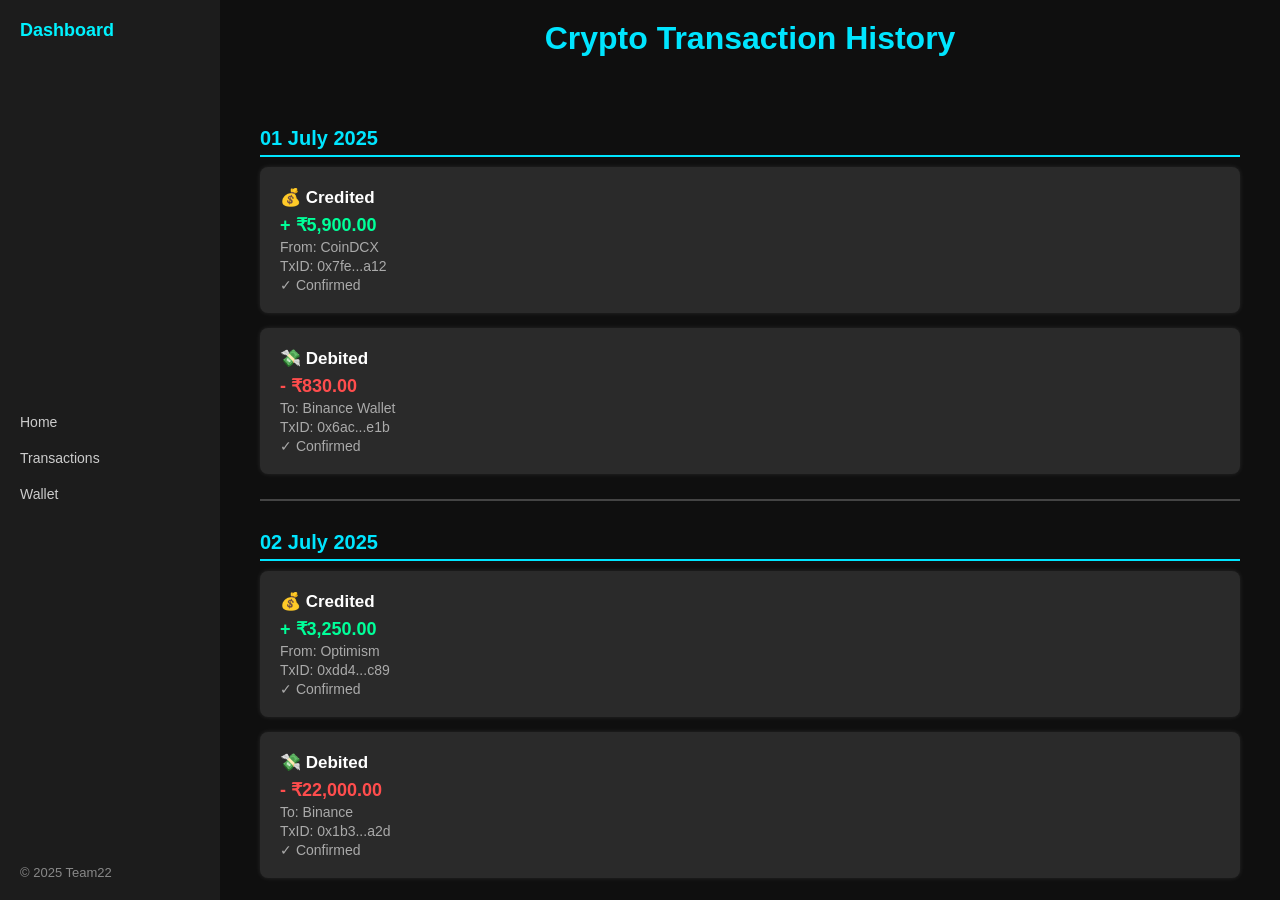
<file: Web Project/index.html>
<!DOCTYPE html>
<html lang="en">
<head>
  <meta charset="UTF-8" />
  <meta name="viewport" content="width=device-width, initial-scale=1.0"/>
  <title>Crypto Transaction History</title>
  <link rel="stylesheet" href="style.css" />
</head>
<body>
  <div class="layout">
    <!-- Sidebar -->
    <aside class="sidebar">
      <h2>Dashboard</h2>
      <nav>
        <a href="#">Home</a>
        <a href="#">Transactions</a>
        <a href="#">Wallet</a>
      </nav>
      <footer>© 2025 Team22</footer>
    </aside>

    <!-- Main Content -->
    <main class="main-content">
      <header>
        <h1>Crypto Transaction History</h1>
      </header>
      <section class="history-container">
        <div class="transaction-date">01 July 2025</div>

        <div class="entry">
          <div class="title">💰 Credited</div>
          <div class="amount credit">+ ₹5,900.00</div>
          <div class="meta">From: CoinDCX</div>
          <div class="meta">TxID: 0x7fe...a12</div>
          <div class="status">✓ Confirmed</div>
        </div>

        <div class="entry">
          <div class="title">💸 Debited</div>
          <div class="amount debit">- ₹830.00</div>
          <div class="meta">To: Binance Wallet</div>
          <div class="meta">TxID: 0x6ac...e1b</div>
          <div class="status">✓ Confirmed</div>
        </div>

        <div class="divider"></div>

        <div class="transaction-date">02 July 2025</div>

        <div class="entry">
          <div class="title">💰 Credited</div>
          <div class="amount credit">+ ₹3,250.00</div>
          <div class="meta">From: Optimism</div>
          <div class="meta">TxID: 0xdd4...c89</div>
          <div class="status">✓ Confirmed</div>
        </div>

        <div class="entry">
          <div class="title">💸 Debited</div>
          <div class="amount debit">- ₹22,000.00</div>
          <div class="meta">To: Binance</div>
          <div class="meta">TxID: 0x1b3...a2d</div>
          <div class="status">✓ Confirmed</div>
        </div>

        <div class="divider"></div>

        <div class="transaction-date">03 July 2025</div>

        <div class="entry">
          <div class="title">💰 Credited</div>
          <div class="amount credit">+ ₹14,500.00</div>
          <div class="meta">From: Coinbase Wallet</div>
          <div class="meta">TxID: 0x9a1...f4e</div>
          <div class="status">✓ Confirmed</div>
        </div>

        <div class="entry">
          <div class="title">💸 Debited</div>
          <div class="amount debit">- ₹162.00</div>
          <div class="meta">To: MetaMask</div>
          <div class="meta">TxID: 0xa4d...cc3</div>
          <div class="status">✓ Confirmed</div>
        </div>

        <div class="divider"></div>
      </section>
    </main>
  </div>
</body>
</html>
</file>
<file: Web Project/style.css>
/* Reset */
* {
  margin: 0;
  padding: 0;
  box-sizing: border-box;
}

body, html {
  height: 100vh;
  font-family: Arial, sans-serif;
  background-color: #0f0f0f;
  color: white;
  overflow: hidden;
}

.layout {
  display: flex;
  height: 100vh;
}

/* Sidebar */
.sidebar {
  width: 220px;
  background-color: #1c1c1c;
  display: flex;
  flex-direction: column;
  justify-content: space-between;
  padding: 20px;
}

.sidebar h2 {
  font-size: 18px;
  color: #00f2fe;
  margin-bottom: 30px;
}

.sidebar nav a {
  display: block;
  color: #ccc;
  text-decoration: none;
  padding: 10px 0;
  font-size: 14px;
  transition: 0.3s;
}

.sidebar nav a:hover {
  color: #00f2fe;
}

.sidebar footer {
  font-size: 13px;
  color: #888;
  margin-top: 20px;
}

/* Main Content */
.main-content {
  flex: 1;
  display: flex;
  flex-direction: column;
  overflow: hidden;
}

header h1 {
  text-align: center;
  margin: 20px 0;
  color: #00e5ff;
}

/* History Container */
.history-container {
  flex: 1;
  overflow-y: auto;
  padding: 20px 40px;
}

/* Transaction Date Section */
.transaction-date {
  font-weight: bold;
  font-size: 20px;
  margin: 30px 0 10px;
  color: #00e5ff;
  border-bottom: 2px solid #00e5ff;
  padding-bottom: 5px;
}

/* Transaction Entry */
.entry {
  padding: 20px;
  background-color: #2a2a2a;
  border-radius: 8px;
  box-shadow: 0 0 5px rgba(255, 255, 255, 0.1);
  margin-bottom: 15px;
  width: 100%;
  display: flex;
  flex-direction: column;
}

.entry .title {
  font-weight: bold;
  margin-bottom: 6px;
  font-size: 17px;
}

.entry .amount {
  font-size: 18px;
  font-weight: bold;
}

.credit {
  color: #00ff99;
}

.debit {
  color: #ff4d4d;
}

.meta, .status {
  font-size: 14px;
  color: #aaa;
  margin-top: 3px;
}

.divider {
  border-bottom: 2px solid #444;
  margin: 25px 0;
}

/* Scrollbar Styling */
.history-container::-webkit-scrollbar {
  width: 10px;
}
.history-container::-webkit-scrollbar-thumb {
  background-color: #00e5ff;
  border-radius: 6px;
}
.history-container::-webkit-scrollbar-track {
  background-color: #1a1a1a;
}
</file>
